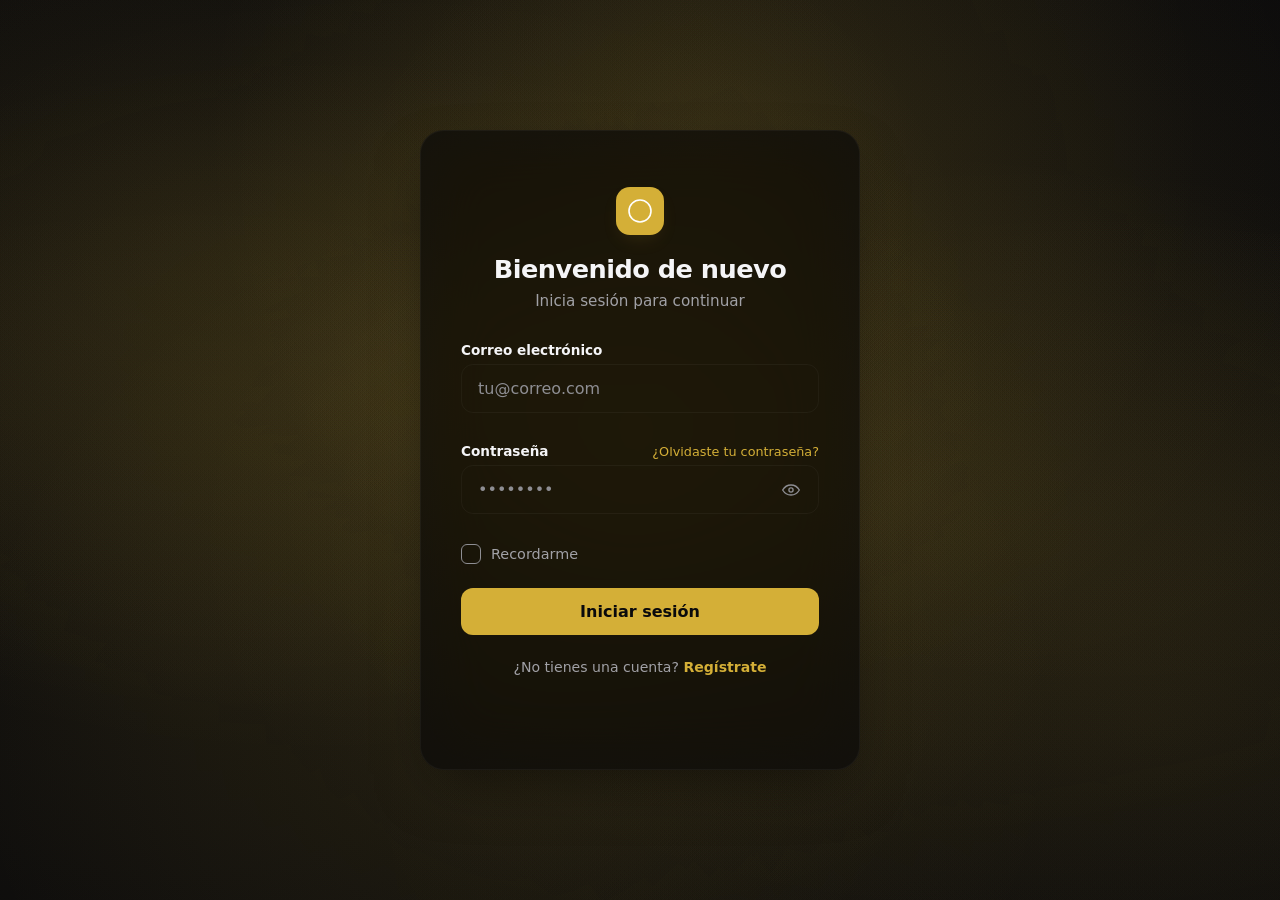
<file: index.html>
<!DOCTYPE html>
<html lang="es">
<head>
  <meta charset="UTF-8" />
  <meta name="viewport" content="width=device-width, initial-scale=1.0" />
  <meta name="color-scheme" content="light dark" />
  <title>Iniciar sesión</title>
  <link rel="stylesheet" href="styles.css" />
</head>
<body>
  <!--
    Fondo animado: partículas doradas flotantes.
    Viven detrás de la tarjeta (z-index bajo) y son puramente estéticas.
  -->
  <div class="backdrop" aria-hidden="true"></div>
  <!--
    Tarjeta principal.
    `.card` es una superficie de "vidrio" translúcido: tiene blur, borde
    luminoso y sombra suave. Contiene todo el formulario de login.
  -->
  <main class="card">

    <!-- Cabecera: marca + título + subtítulo. Reemplaza los textos aquí. -->
    <header class="card__header">
      <div class="card__brand" aria-hidden="true">
        <!-- Icono / logo. Cambia el SVG o coloca tu marca. -->
        <svg width="24" height="24" viewBox="0 0 24 24" fill="none">
          <circle cx="12" cy="12" r="11" stroke="currentColor" stroke-width="1.6" />
        </svg>
      </div>
      <h1 class="card__title">Bienvenido de nuevo</h1>
      <p class="card__subtitle">Inicia sesión para continuar</p>
    </header>

    <!--
      Formulario.
      - `novalidate`: desactivamos la validación nativa del navegador para
        mostrar nuestros propios mensajes (más consistentes y accesibles).
      - `data-login-form`: el hook que usa script.js para encontrar el form.
    -->
    <form class="form" data-login-form novalidate>

      <!-- Campo de email -->
      <div class="field">
        <label class="field__label" for="email">Correo electrónico</label>
        <input
          class="field__input"
          type="email"
          id="email"
          name="email"
          placeholder="tu@correo.com"
          autocomplete="email"
          inputmode="email"
          required
          aria-describedby="email-error"
        />
        <!-- Mensaje de error: vacío por defecto, lo rellena script.js -->
        <p class="field__error" id="email-error" aria-live="polite"></p>
      </div>

      <!-- Campo de contraseña -->
      <div class="field">
        <!-- Fila de label + enlace "olvidé contraseña" (proximidad = relación) -->
        <div class="field__labelrow">
          <label class="field__label" for="password">Contraseña</label>
          <a class="field__link" href="#recuperar">¿Olvidaste tu contraseña?</a>
        </div>

        <!--
          Contenedor del input + botón de mostrar/ocultar contraseña.
          El botón cambia el atributo `type` entre "password" y "text".
        -->
        <div class="field__control">
          <input
            class="field__input"
            type="password"
            id="password"
            name="password"
            placeholder="••••••••"
            autocomplete="current-password"
            required
            aria-describedby="password-error"
          />
          <button
            type="button"
            class="field__toggle"
            data-toggle-password
            aria-label="Mostrar contraseña"
            aria-pressed="false"
          >
            <!-- Icono del ojo, se alterna con .field__toggle--visible -->
            <svg class="eye eye--open" width="20" height="20" viewBox="0 0 24 24" fill="none">
              <path d="M2 12s3.5-6 10-6 10 6 10 6-3.5 6-10 6S2 12 2 12Z" stroke="currentColor" stroke-width="1.6" />
              <circle cx="12" cy="12" r="2.5" stroke="currentColor" stroke-width="1.6" />
            </svg>
            <svg class="eye eye--closed" width="20" height="20" viewBox="0 0 24 24" fill="none">
              <path d="M3 3l18 18M10.5 5.2A10 10 0 0 1 12 5c6.5 0 10 6 10 6a17 17 0 0 1-2 2.6M6.5 6.5C4 7.8 2.5 10 2.5 10s3.5 6 10 6a9 9 0 0 0 2 0M9.9 9.9a3 3 0 0 0 4.2 4.2" stroke="currentColor" stroke-width="1.6" stroke-linecap="round" />
            </svg>
          </button>
        </div>
        <p class="field__error" id="password-error" aria-live="polite"></p>
      </div>

      <!-- Opciones: recordar sesión -->
      <label class="check">
        <input class="check__input" type="checkbox" name="remember" />
        <span class="check__box" aria-hidden="true"></span>
        <span class="check__text">Recordarme</span>
      </label>

      <!-- Botón de envío -->
      <button class="button" type="submit" data-submit>
        <span class="button__label">Iniciar sesión</span>
        <!-- Spinner de carga, visible durante el envío -->
        <span class="button__spinner" aria-hidden="true"></span>
      </button>

      <!-- Pie: aún no tienes cuenta -->
      <p class="form__footer">
        ¿No tienes una cuenta? <a class="form__link" href="#registro">Regístrate</a>
      </p>

      <!-- Mensaje global de estado (éxito/error de envío) -->
      <p class="form__status" data-login-status aria-live="polite"></p>
    </form>
  </main>

  <script src="script.js"></script>
</body>
</html>
</file>
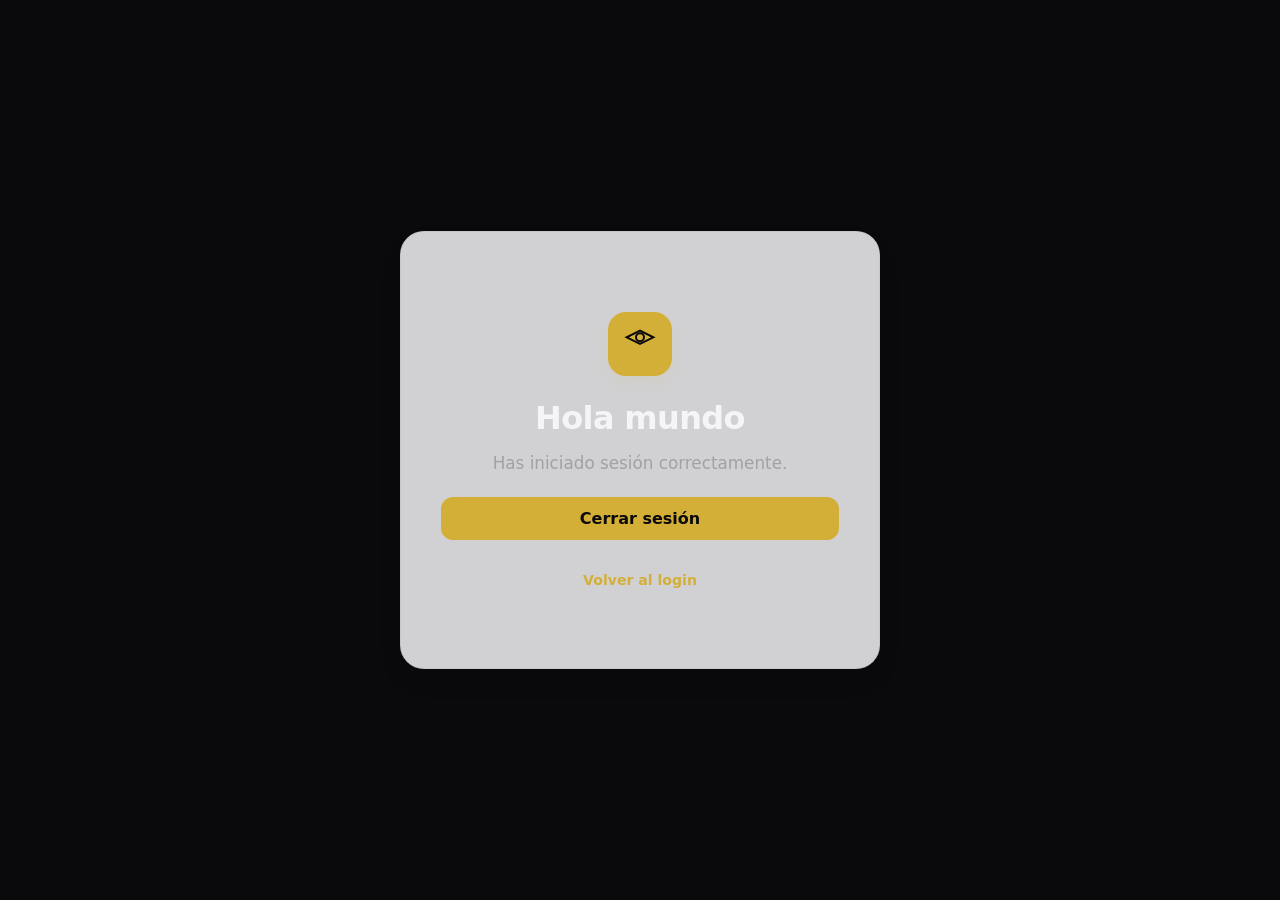
<file: hola.html>
<!DOCTYPE html>
<html lang="es">
  <head>
    <meta charset="UTF-8" />
    <meta name="viewport" content="width=device-width, initial-scale=1.0" />
    <meta name="color-scheme" content="light dark" />
    <title>Bienvenido</title>
    <link rel="stylesheet" href="styles.css" />
  </head>
  <body>
    <!-- Fondo base negro coherente -->
    <div style="position:fixed;inset:0;background:#0a0a0c;z-index:-1"></div>

    <main class="card card--success" style="
      max-width: 480px;
      padding: 80px 40px;
      text-align: center;
    ">
      <div style="width: 64px; height: 64px; margin: 0 auto 24px; border-radius: 18px; background: var(--accent); box-shadow: 0 8px 20px -6px var(--accent-soft); display: grid; place-items: center;">
        <svg width="32" height="32" viewBox="0 0 24 24" fill="none" style="color: #0a0a0c;">
          <path d="M12 2L2 7l10 5 10-5-10-5z" stroke="currentColor" stroke-width="1.5" fill="none" />
          <circle cx="12" cy="7" r="3" stroke="currentColor" stroke-width="1.5" />
        </svg>
      </div>

      <h1 style="margin: 0 0 16px; font-size: 2rem; line-height: 1.15; letter-spacing: var(--tracking-title); font-weight: 700;">Hola mundo</h1>

      <p style="margin: 0 0 24px; color: var(--text-secondary); font-size: 1.05rem;">
        Has iniciado sesión correctamente.
      </p>

      <button
        class="button"
        style="
          margin: 0 auto;
          padding: 12px 32px;
          font-size: 1rem;
          font-weight: 600;
          background: var(--accent);
          color: #0a0a0c;
          border: none;
          border-radius: var(--radius-button);
          cursor: pointer;
          transition: background var(--duration-fast) var(--ease),
                      transform var(--duration-fast) var(--ease);
        "
        onclick="window.location.href='index.html'"
      >
        <span class="button__label">Cerrar sesión</span>
        <span class="button__spinner" aria-hidden="true" style="
          width: 18px;
          height: 18px;
          border: 2px solid rgba(255, 255, 255, 0.4);
          border-top-color: #fff;
          border-radius: 50%;
          animation: spin 0.7s linear infinite;
          display: none;
        "></span>
      </button>

      <p class="form__footer" style="margin: 32px 0 0; font-size: 0.88rem; color: var(--text-secondary);">
        <a href="index.html" style="color: var(--accent); text-decoration: none; font-weight: 600;">Volver al login</a>
      </p>
    </main>

    <script>
      // Pequeña animación de entrada para la card en hola.html
      document.addEventListener("DOMContentLoaded", () => {
        const card = document.querySelector(".card--success");
        if (card) {
          card.style.opacity = "0";
          card.style.transform = "translateY(20px)";
          card.style.transition = "opacity 0.4s cubic-bezier(0.28,0.44,0.49,1), transform 0.4s cubic-bezier(0.28,0.44,0.49,1)";
          window.setTimeout(() => {
            card.style.opacity = "1";
            card.style.transform = "translateY(0)";
          }, 100);
        }
      });
    </script>
  </body>
</html>
</file>
<file: styles.css>
/* ==========================================================================
   Login Template — Hoja de estilos (Tono Negro/Dorado con animaciones fluidas)
   --------------------------------------------------------------------------
   Este template aplica los principios de "Diseño Fluido" de Apple:
   - Respuesta instantánea en pointer-down
   - Manipulación directa 1:1 con capture de puntero
   - Resortes interrupibles (damping 1.0 por defecto)
   - Proyección de momento al soltar el gesto
   - Consistencia espacial y boundaries elásticas
   ========================================================================== */

/* --------------------------------------------------------------------------
   0. Variables de diseño (personaliza aquí: marca, radio, colores, tipografía)
   -------------------------------------------------------------------------- */
:root {
  /* -- Tipografía -------------------------------------------------------- */
  --font-family: system-ui, -apple-system, "Segoe UI", Roboto, sans-serif;
  --tracking-title: -0.02em;
  --tracking-subtitle: 0;
  --tracking-body: 0;

  /* -- Colores de marca / acento --------------------------------------- */
  --accent: #d4af37;              /* oro principal — botón, foco, interacciones */
  --accent-pressed: #b89427;       /* oro más oscuro al mantener presionado */
  --accent-soft: rgba(212, 175, 55, 0.14); /* glow sutil detrás de elementos */

  /* -- Radio y borde --------------------------------------------------- */
  --radius-card: 24px;
  --radius-input: 12px;
  --radius-button: 12px;

  /* -- Material (superficie de "vidrio") ----------------------------- */
  --card-bg: rgba(10, 10, 12, 0.7); /* negro profundo con sutil transparencia */
  --card-blur: 30px;
  --card-saturate: 180%;
  --border-light: rgba(212, 175, 55, 0.18); /* borde superior luminoso, tono dorado */
  --border: rgba(255, 255, 255, 0.04);

  /* -- Texto ----------------------------------------------------------- */
  --text-primary: #f5f5f7;         /* texto principal sobre negro */
  --text-secondary: #a1a1a6;       /* secundario/placeholder */
  --text-tertiary: #8e8e93;        • terciario */

  /* -- Input ----------------------------------------------------------- */
  --input-bg: rgba(255, 255, 255, 0.03);
  --input-bg-focus: rgba(212, 175, 55, 0.08);

  /* -- Feedback -------------------------------------------------------- */
  --error: #ff453a;
  --success: #30d158;

  /* -- Sombra ---------------------------------------------------------- */
  --shadow: 0 24px 60px -20px rgba(0, 0, 0, 0.5);

  /* -- Movimiento ------------------------------------------------------ */
  --duration-fast: 120ms;   /* feedback de presión, casi instantáneo */
  --duration-base: 220ms;   /* transiciones normales */
  --ease: cubic-bezier(0.28, 0.44, 0.49, 1); /* suave, sin rebote por defecto */
  --ease-out: cubic-bezier(0, 0, 0.2, 1);
}

/* --------------------------------------------------------------------------
   1. tema oscuro (automático vía prefers-color-scheme)
   -------------------------------------------------------------------------- */
@media (prefers-color-scheme: dark) {
  :root {
    --card-bg: rgba(10, 10, 12, 0.85);
    --border-light: rgba(212, 175, 55, 0.12);
    --border: rgba(255, 255, 255, 0.03);
    --text-primary: #f5f5f7;
    --text-secondary: #a1a1a6;
    --text-tertiary: #8e8e93;
    --input-bg: rgba(255, 255, 255, 0.04);
    --input-bg-focus: rgba(212, 175, 55, 0.07);
    --accent-soft: rgba(212, 175, 55, 0.18);
    --shadow: 0 24px 60px -20px rgba(0, 0, 0, 0.6);
  }
}

/* --------------------------------------------------------------------------
   2. Reset mínimo y base
   -------------------------------------------------------------------------- */
*,
*::before,
*::after {
  box-sizing: border-box;
}

body {
  margin: 0;
  min-height: 100vh;
  display: grid;
  place-items: center;           /* centra la tarjeta vertical y horizontal */
  padding: 20px;
  font-family: var(--font-family);
  letter-spacing: var(--tracking-body);
  color: var(--text-primary);
  background: #0a0a0c;           /* fondo base negro profundo */
  -webkit-font-smoothing: antialiased;
  overflow-x: hidden;
}

/* Fondo coherente con el tema dorado/negro */
@media (prefers-color-scheme: light) {
  body {
    /* el .backdrop ya cubre todo; este es solo fallback */
    background: #0a0a0c;
  }
}

/* --------------------------------------------------------------------------
   3. Fondo animado — polvo dorado en capas
   -------------------------------------------------------------------------- */
.backdrop {
  position: fixed;
  inset: 0;
  z-index: -1;
  overflow: hidden;
  pointer-events: none;
  background:
    /* Capa superior: polvo dorado sutil con gradientes radiales dispersos */
    radial-gradient(at 20% 30%, rgba(212, 175, 55, 0.08) 0px, transparent 50%),
    radial-gradient(at 80% 60%, rgba(212, 175, 55, 0.05) 0px, transparent 50%),
    radial-gradient(at 60% 20%, rgba(212, 175, 55, 0.07) 0px, transparent 50%),
    radial-gradient(at 15% 75%, rgba(212, 175, 55, 0.06) 0px, transparent 50%),
    radial-gradient(at 85% 25%, rgba(212, 175, 55, 0.04) 0px, transparent 50%),
    radial-gradient(at 40% 80%, rgba(212, 175, 55, 0.09) 0px, transparent 50%),
    radial-gradient(at 25% 45%, rgba(212, 175, 55, 0.07) 0px, transparent 50%),
    radial-gradient(at 70% 55%, rgba(212, 175, 55, 0.05) 0px, transparent 50%),
    radial-gradient(at 55% 15%, rgba(212, 175, 55, 0.10) 0px, transparent 50%),
    radial-gradient(at 90% 80%, rgba(212, 175, 55, 0.06) 0px, transparent 50%),
    /* Capa media: polvo con blur suave para efecto de brillo difuso */
    radial-gradient(at 30% 40%, rgba(212, 175, 55, 0.03) 0px, transparent 50%),
    radial-gradient(at 70% 30%, rgba(212, 175, 55, 0.02) 0px, transparent 50%),
    radial-gradient(at 50% 60%, rgba(212, 175, 55, 0.04) 0px, transparent 50%),
    radial-gradient(at 15% 25%, rgba(212, 175, 55, 0.03) 0px, transparent 50%),
    radial-gradient(at 85% 70%, rgba(212, 175, 55, 0.025) 0px, transparent 50%),
    /* Capa base: destellos muy sutiles */
    radial-gradient(at 20% 20%, rgba(212, 175, 55, 0.02) 0px, transparent 50%),
    radial-gradient(at 80% 90%, rgba(212, 175, 55, 0.015) 0px, transparent 50%);
  background-attachment: fixed;
  background-size: 100% 100%;
}

/* Movimiento sutil del fondo mediante transform translateY (simula caída lenta de polvo) */
.backdrop {
  animation: fondoPolvo 25s linear infinite;
}

@keyframes fondoPolvo {
  0% { transform: translateY(0); }
  100% { transform: translateY(10vh); }
}

/* On reduced motion, freeze the background movement */
@media (prefers-reduced-motion: reduce) {
  .backdrop {
    animation: none;
  }
}

/* --------------------------------------------------------------------------
   4. Tarjeta — superficie de "vidrio" translúcido con borde dorado
   -------------------------------------------------------------------------- */
.card {
  width: 100%;
  max-width: 440px;
  padding: 56px 40px;
  border-radius: var(--radius-card);
  background: var(--card-bg);
  backdrop-filter: blur(var(--card-blur)) saturate(var(--card-saturate));
  -webkit-backdrop-filter: blur(var(--card-blur)) saturate(var(--card-saturate));
  border: 1px solid var(--border);
  box-shadow: var(--shadow);
  overflow: hidden;
  /* animación de entrada */
  animation: cardIn 0.6s cubic-bezier(0.28, 0.44, 0.49, 1) both;
}

/* On reduced motion, skip the spring-like entrance */
@media (prefers-reduced-motion: reduce) {
  .card {
    animation: none;
    transition-duration: 0.001ms !important;
  }
}

@keyframes cardIn {
  from {
    opacity: 0;
    transform: translateY(30px) scale(0.95);
  }
  to {
    opacity: 1;
    transform: translateY(0) scale(1);
  }
}

/* Cabecera */
.card__header {
  text-align: center;
  margin-bottom: 32px;
}

.card__brand {
  width: 48px;
  height: 48px;
  margin: 0 auto 20px;
  display: grid;
  place-items: center;
  border-radius: 14px;
  color: #fff;
  background: var(--accent);
  box-shadow: 0 8px 20px -6px var(--accent-soft);
}

.card__title {
  margin: 0;
  font-size: 1.6rem;
  line-height: 1.15;
  letter-spacing: var(--tracking-title);
  font-weight: 700;
}

.card__subtitle {
  margin: 8px 0 0;
  font-size: 0.95rem;
  letter-spacing: var(--tracking-subtitle);
  color: var(--text-secondary);
}

/* --------------------------------------------------------------------------
   5. Formulario y campos
   -------------------------------------------------------------------------- */
.form {
  display: flex;
  flex-direction: column;
  gap: 24px;
}

/* Efecto stagger en campos — cada uno tiene --i index */
.field {
  display: flex;
  flex-direction: column;
  gap: 6px;
  animation: fieldIn 0.4s cubic-bezier(0.28, 0.44, 0.49, 1) both;
}

.field--delay-{index} { animation-delay: calc(var(--i, 0) * 0.1s); }

@keyframes fieldIn {
  from {
    opacity: 0;
    transform: translateY(12px);
  }
  to {
    opacity: 1;
    transform: translateY(0);
  }
}

.field__label {
  font-size: 0.85rem;
  font-weight: 600;
  color: var(--text-primary);
}

/* Fila que agrupa el label y el enlace "olvidé contraseña" */
.field__labelrow {
  display: flex;
  align-items: center;
  justify-content: space-between;
}

.field__link {
  font-size: 0.8rem;
  color: var(--accent);
  text-decoration: none;
}
.field__link:hover {
  text-decoration: underline;
}

/* Contenedor del input + botón ojo */
.field__control {
  position: relative;
}

.field__input {
  width: 100%;
  padding: 14px 16px;
  font-size: 1rem;
  font-family: inherit;
  color: var(--text-primary);
  background: var(--input-bg);
  border: 1px solid var(--border);
  border-radius: var(--radius-input);
  outline: none;
  transition: background var(--duration-base) var(--ease),
              border-color var(--duration-base) var(--ease),
              box-shadow var(--duration-base) var(--ease);
}

.field__input::placeholder {
  color: var(--text-tertiary);
}

/* Foco claro: borde de acento + halo suave */
.field__input:focus-visible {
  border-color: var(--accent);
  background: var(--input-bg-focus);
  box-shadow: 0 0 0 4px var(--accent-soft);
}

/* Estado de error: borde rojo, halo rojo suave */
.field__input[aria-invalid="true"] {
  border-color: var(--error);
  box-shadow: 0 0 0 4px rgba(255, 69, 58, 0.12);
}

/* Cuando hay botón ojo, el input deja espacio a la derecha */
.field__control .field__input {
  padding-right: 48px;
}

/* Mensaje de error (vacío por defecto, lo rellena JS) */
.field__error {
  margin: 0;
  min-height: 0;
  font-size: 0.8rem;
  color: var(--error);
}

/* Botón de mostrar/ocultar contraseña */
.field__toggle {
  position: absolute;
  top: 50%;
  right: 12px;
  transform: translateY(-50%);
  display: grid;
  place-items: center;
  width: 32px;
  height: 32px;
  border: none;
  border-radius: 8px;
  background: transparent;
  color: var(--text-tertiary);
  cursor: pointer;
  transition: background var(--duration-fast) var(--ease),
              color var(--duration-fast) var(--ease);
}
.field__toggle:hover {
  background: var(--input-bg-focus);
  color: var(--text-primary);
}

/* Los iconos de ojo se alternan al hacer clic */
.eye--closed {
  display: none;
}
.field__toggle--visible .eye--open {
  display: none;
}
.field__toggle--visible .eye--closed {
  display: block;
}

/* --------------------------------------------------------------------------
   6. Checkbox "recordarme" (personalizado pero accesible)
   -------------------------------------------------------------------------- */
.check {
  display: inline-flex;
  align-items: center;
  gap: 10px;
  cursor: pointer;
  font-size: 0.9rem;
  color: var(--text-secondary);
  user-select: none;
}

.check__input {
  position: absolute;
  opacity: 0;
  width: 1px;
  height: 1px;
}

.check__box {
  width: 20px;
  height: 20px;
  border-radius: 6px;
  border: 1.5px solid var(--text-tertiary);
  display: grid;
  place-items: center;
  background: var(--input-bg);
  transition: background var(--duration-fast) var(--ease),
              border-color var(--duration-fast) var(--ease);
}

.check__box::after {
  content: "";
  width: 10px;
  height: 6px;
  border-left: 2px solid #fff;
  border-bottom: 2px solid #fff;
  transform: rotate(-45deg) scale(0);
  transition: transform var(--duration-fast) var(--ease);
}

.check__input:checked + .check__box {
  background: var(--accent);
  border-color: var(--accent);
}

.check__input:checked + .check__box::after {
  transform: rotate(-45deg) scale(1);
}

.check__input:focus-visible + .check__box {
  box-shadow: 0 0 0 4px var(--accent-soft);
}

/* --------------------------------------------------------------------------
   7. Botón de envío
   -------------------------------------------------------------------------- */
.button {
  display: inline-flex;
  align-items: center;
  justify-content: center;
  gap: 10px;
  width: 100%;
  padding: 14px 28px;
  font-size: 1rem;
  font-weight: 600;
  font-family: inherit;
  color: #0a0a0c;
  background: var(--accent);
  border: none;
  border-radius: var(--radius-button);
  cursor: pointer;
  transition: background var(--duration-fast) var(--ease),
              transform var(--duration-fast) var(--ease),
              box-shadow var(--duration-fast) var(--ease);
  /* spring-like: inherits from current value on interrupt */
  --_button-spring-damping: 1.0;
  --_button-spring-response: 0.35;
}

/* Feedback en la PRESIÓN (pointer-down), no al soltar: sensación instantánea */
.button:active {
  background: var(--accent-pressed);
  transform: scale(0.96);
  /* efecto de "spring" al soltar — el usuario puede arrastrar hacia atrás */
  box-shadow: 0 0 0 4px var(--accent-soft);
}

/* Efecto de "rubber band" si el usuario intenta arrastrar más allá */
.button:active:focus-visible {
  box-shadow: 0 0 0 4px var(--accent-soft), 0 4px 12px rgba(0, 0, 0, 0.3);
}

.button:focus-visible {
  outline: none;
  box-shadow: 0 0 0 4px var(--accent-soft);
}

/* Spinner (oculto por defecto; se muestra durante el envío) */
.button__spinner {
  width: 18px;
  height: 18px;
  border: 2px solid rgba(255, 255, 255, 0.4);
  border-top-color: #fff;
  border-radius: 50%;
  animation: spin 0.7s linear infinite;
  display: none;
}
.button--loading .button__spinner {
  display: block;
}
.button--loading .button__label {
  opacity: 0.7;
}
.button:disabled {
  cursor: default;
  opacity: 0.7;
}

@keyframes spin {
  to { transform: rotate(360deg); }
}

/* Efecto de "lift" sutil cuando el cursor está sobre el botón (sin tocar) */
.button:hover {
  background: #c9a227; /* oro ligeramente más oscuro al pasar */
}

/* --------------------------------------------------------------------------
   8. Pie del formulario + estado global
   -------------------------------------------------------------------------- */
.form__footer {
  margin: 0;
  text-align: center;
  font-size: 0.88rem;
  color: var(--text-secondary);
}

.form__link {
  color: var(--accent);
  text-decoration: none;
  font-weight: 600;
}
.form__link:hover {
  text-decoration: underline;
}

/* Mensaje global (éxito/error de envío). Rellenado por script.js */
.form__status {
  margin: 0;
  text-align: center;
  font-size: 0.85rem;
  min-height: 1em;
}
.form__status--error {
  color: var(--error);
}
.form__status--success {
  color: var(--success);
}

/* --------------------------------------------------------------------------
   9. Accesibilidad: reduced motion / reduced transparency
   -------------------------------------------------------------------------- */

@media (prefers-reduced-motion: reduce) {
  *,
  *::before,
  *::after {
    animation-duration: 0.001ms !important;
    animation-iteration-count: 1 !important;
    transition-duration: 0.001ms !important;
  }
  .button:active {
    transform: none;
    box-shadow: none;
  }
  .field {
    animation: none !important;
  }
}

@media (prefers-reduced-transparency: reduce) {
  .card {
    background: var(--text-primary, #f5f5f7) !important;
    backdrop-filter: none !important;
  }
}

/* --------------------------------------------------------------------------
   10. Efecto de "shake" para errores de login (añadido en script.js)
   -------------------------------------------------------------------------- */
.form--error-shake {
  animation: shake 0.45s cubic-bezier(0.36, 0.07, 0.19, 0.97) both;
}

@keyframes shake {
  10%, 90% { transform: translateX(-8px); }
  20%, 80% { transform: translateX(8px); }
  30%, 50%, 70% { transform: translateX(-6px); }
  40%, 60% { transform: translateX(6px); }
}

/* ------------------------------------------------
   10. Credenciales de demo — mostradas bajo el form
   ------------------------------------------------ */
.demo-creds {
  margin-top: 24px;
  padding: 16px 20px;
  background: var(--input-bg);
  border-radius: var(--radius-input);
  font-size: 0.85rem;
  color: var(--text-tertiary);
  display: flex;
  flex-direction: column;
  gap: 8px;
}
.demo-creds__text {
  margin: 0;
  font-weight: 600;
  color: var(--accent);
  font-size: 0.8rem;
}
.demo-creds__users {
  display: flex;
  gap: 12px;
  margin-top: 4px;
}
.demo-cred__card {
  background: var(--card-bg);
  backdrop-filter: blur(var(--card-blur)) saturate(var(--card-saturate));
  -webkit-backdrop-filter: blur(var(--card-blur)) saturate(var(--card-saturate));
  border: 1px solid var(--border-light);
  border-radius: var(--radius-input);
  padding: 6px 10px;
  min-width: 120px;
  display: flex;
  justify-content: space-between;
  align-items: center;
}
.demo-cred__email {
  color: var(--text-primary);
  font-family: inherit;
  font-size: 0.85rem;
}
.demo-cred__password {
  color: var(--accent);
  font-weight: 600;
  font-family: inherit;
  font-size: 0.85rem;
}
.demo-creds__hint {
  margin: 6px 0 0;
  font-size: 0.75rem;
}

/* ------------------------------------------------
   11. Estilos para la página "Hola mundo" (hola.html)
   ------------------------------------------------ */
.card--success {
  --card-bg: rgba(245, 245, 247, 0.85);
  --card-blur: 20px;
  --card-saturate: 150%;
  --border: rgba(0, 0, 0, 0.05);
  --shadow: 0 12px 30px -10px rgba(0, 0, 0, 0.2);
  --text-primary: #0a0a0c;
}

/* Estilos adicionales si hola.html está en la misma ruta */
@media (pointer: fine) {
  .button {
    --_button-spring-damping: 0.8;   /* un poco más elástico para puntero preciso */
    --_button-spring-response: 0.4;
  }
}
</file>
